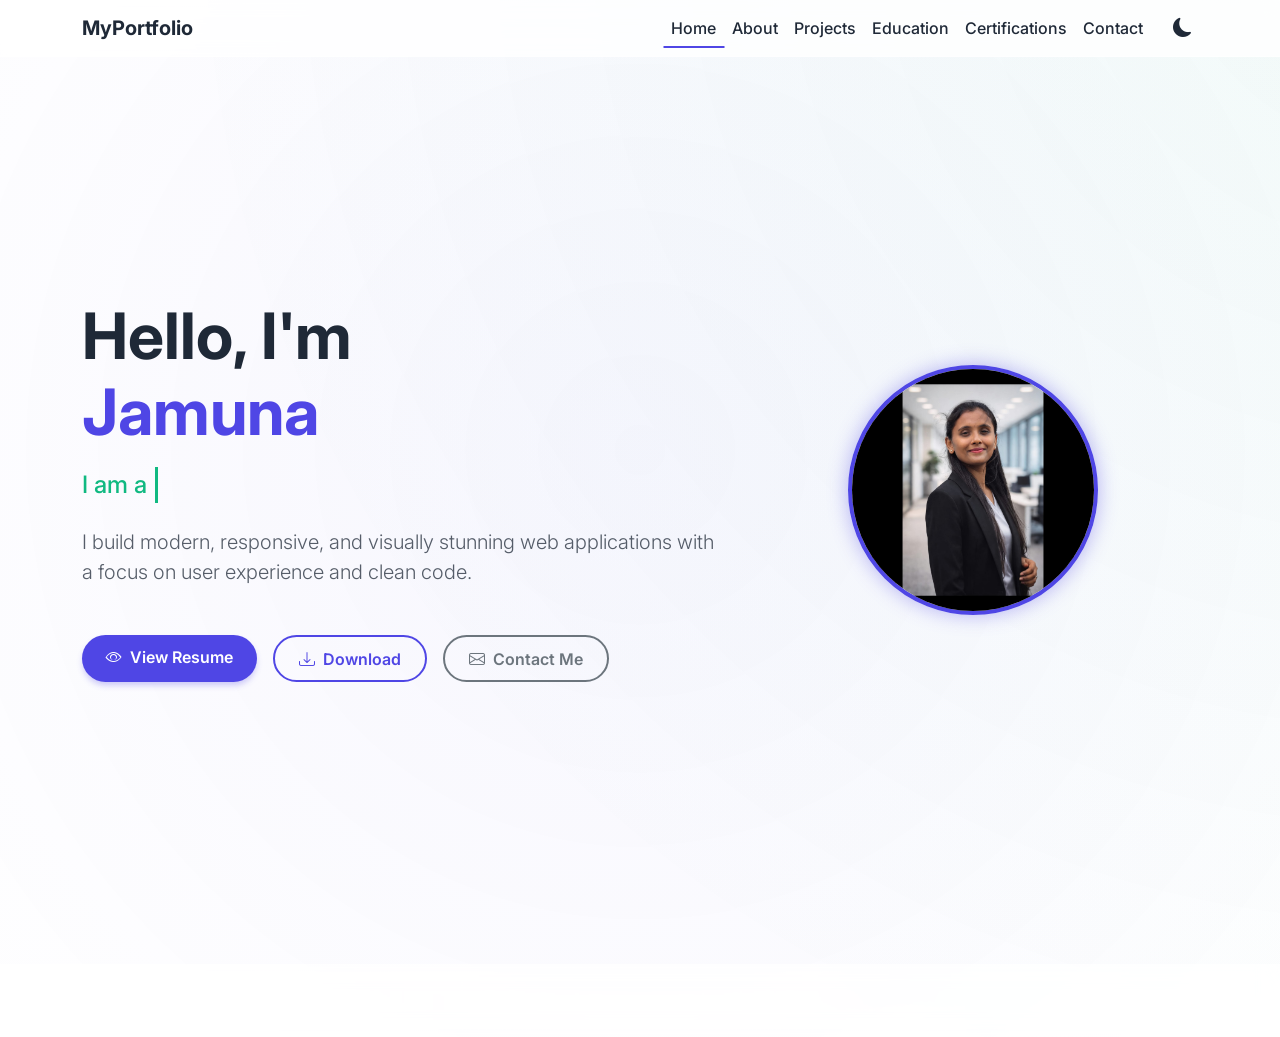
<file: index.html>
<!DOCTYPE html>
<html lang="en" data-theme="light">
<head>
    <meta charset="UTF-8">
    <meta name="viewport" content="width=device-width, initial-scale=1.0">
    <title>Portfolio - Home</title>
    <!-- Google Fonts -->
    <link href="https://fonts.googleapis.com/css2?family=Inter:wght@300;400;500;600;700&display=swap" rel="stylesheet">
    <!-- Bootstrap CSS -->
    <link href="https://cdn.jsdelivr.net/npm/bootstrap@5.3.2/dist/css/bootstrap.min.css" rel="stylesheet">
    <!-- Bootstrap Icons -->
    <link rel="stylesheet" href="https://cdn.jsdelivr.net/npm/bootstrap-icons@1.11.1/font/bootstrap-icons.css">
    <!-- AOS Animation CSS -->
    <link href="https://unpkg.com/aos@2.3.1/dist/aos.css" rel="stylesheet">
    <!-- Custom CSS -->
    <link rel="stylesheet" href="css/style.css">
    <style>
      .cursor {
        display: inline-block;
        width: 3px;
        background-color: var(--secondary-color);
        margin-left: 0.1rem;
        animation: blink 1s infinite;
      }
      .cursor.typing {
        animation: none;
      }
      @keyframes blink {
        0%  { background-color: var(--secondary-color); }
        49% { background-color: var(--secondary-color); }
        50% { background-color: transparent; }
        99% { background-color: transparent; }
        100%  { background-color: var(--secondary-color); }
      }
    </style>
</head>
<body>

    <!-- Preloader -->
    <div id="preloader">
        <div class="spinner"></div>
    </div>

    <!-- Navbar -->
    <nav class="navbar navbar-expand-lg fixed-top">
        <div class="container">
            <a class="navbar-brand" href="index.html">MyPortfolio</a>
            <button class="navbar-toggler" type="button" data-bs-toggle="collapse" data-bs-target="#navbarNav" aria-controls="navbarNav" aria-expanded="false" aria-label="Toggle navigation">
                <span class="navbar-toggler-icon"></span>
            </button>
            <div class="collapse navbar-collapse" id="navbarNav">
                <ul class="navbar-nav ms-auto mb-2 mb-lg-0 align-items-center">
                    <li class="nav-item">
                        <a class="nav-link" href="index.html">Home</a>
                    </li>
                    <li class="nav-item">
                        <a class="nav-link" href="pages/about.html">About</a>
                    </li>
                    <li class="nav-item">
                        <a class="nav-link" href="pages/projects.html">Projects</a>
                    </li>
                    <li class="nav-item">
                        <a class="nav-link" href="pages/education.html">Education</a>
                    </li>
                    <li class="nav-item">
                        <a class="nav-link" href="pages/certifications.html">Certifications</a>
                    </li>
                    <li class="nav-item">
                        <a class="nav-link" href="pages/contact.html">Contact</a>
                    </li>
                    <li class="nav-item ms-lg-3 mt-2 mt-lg-0">
                        <button id="theme-toggle" class="theme-toggle-btn" aria-label="Toggle Theme">
                            <i class="bi bi-moon-fill"></i>
                        </button>
                    </li>
                </ul>
            </div>
        </div>
    </nav>

    <!-- Hero Section -->
    <section class="hero-section" id="home">
        <div class="container">
            <div class="row align-items-center flex-column-reverse flex-md-row">
                <div class="col-md-7 text-center text-md-start mt-5 mt-md-0" data-aos="fade-right">
                    <h1 class="display-3 fw-bold mb-3">Hello, I'm <br><span style="color: var(--primary-color);">Jamuna</span></h1>
                    <div class="typing-text mb-4">
                        I am a <span class="typed-text"></span><span class="cursor">&nbsp;</span>
                    </div>
                    <p class="lead mb-5 opacity-75">I build modern, responsive, and visually stunning web applications with a focus on user experience and clean code.</p>
                    
                    <div class="d-flex flex-wrap justify-content-center justify-content-md-start gap-3">
                        <a href="resume/Jamuna resume .docx" target="_blank" class="btn btn-primary-custom">
                            <i class="bi bi-eye me-2"></i>View Resume
                        </a>
                        <a href="resume/Jamuna resume .docx" download class="btn btn-outline-custom">
                            <i class="bi bi-download me-2"></i>Download
                        </a>
                        <a href="pages/contact.html" class="btn btn-outline-custom border-secondary text-secondary">
                            <i class="bi bi-envelope me-2"></i>Contact Me
                        </a>
                    </div>
                </div>
                <div class="col-md-5 mb-4 mb-md-0" data-aos="fade-left">
                    <div class="profile-img-container">
                        <img src="images/profile photo.jpeg" alt="Profile Photo" class="profile-img" onerror="this.src='https://via.placeholder.com/250'">
                    </div>
                </div>
            </div>
        </div>
    </section>

    <!-- Footer -->
    <footer>
        <div class="container">
            <p class="mb-0 opacity-75">&copy; 2026 Jamuna. All rights reserved.</p>
        </div>
    </footer>

    <!-- Bootstrap JS Bundle with Popper -->
    <script src="https://cdn.jsdelivr.net/npm/bootstrap@5.3.2/dist/js/bootstrap.bundle.min.js"></script>
    <!-- AOS Animation JS -->
    <script src="https://unpkg.com/aos@2.3.1/dist/aos.js"></script>
    <!-- Custom JS -->
    <script src="js/script.js"></script>
</body>
</html>
</file>
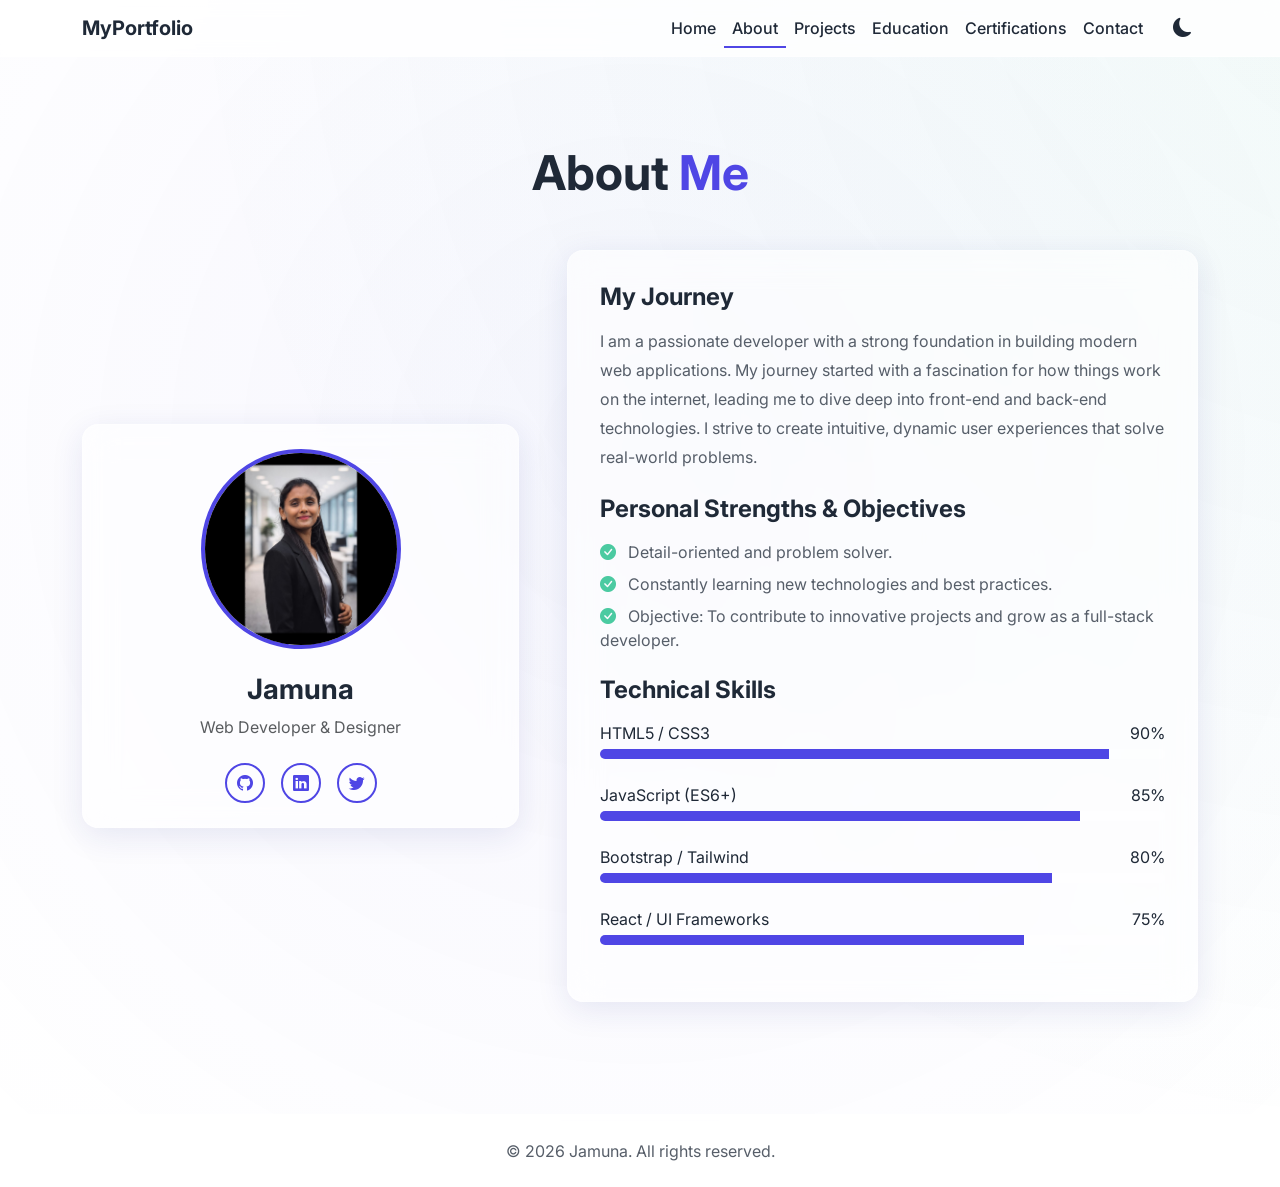
<file: pages/about.html>
<!DOCTYPE html>
<html lang="en" data-theme="light">
<head>
    <meta charset="UTF-8">
    <meta name="viewport" content="width=device-width, initial-scale=1.0">
    <title>Portfolio - About</title>
    <!-- Google Fonts -->
    <link href="https://fonts.googleapis.com/css2?family=Inter:wght@300;400;500;600;700&display=swap" rel="stylesheet">
    <!-- Bootstrap CSS -->
    <link href="https://cdn.jsdelivr.net/npm/bootstrap@5.3.2/dist/css/bootstrap.min.css" rel="stylesheet">
    <!-- Bootstrap Icons -->
    <link rel="stylesheet" href="https://cdn.jsdelivr.net/npm/bootstrap-icons@1.11.1/font/bootstrap-icons.css">
    <!-- AOS Animation CSS -->
    <link href="https://unpkg.com/aos@2.3.1/dist/aos.css" rel="stylesheet">
    <!-- Custom CSS -->
    <link rel="stylesheet" href="../css/style.css">
</head>
<body>

    <!-- Preloader -->
    <div id="preloader">
        <div class="spinner"></div>
    </div>

    <!-- Navbar -->
    <nav class="navbar navbar-expand-lg fixed-top">
        <div class="container">
            <a class="navbar-brand" href="../index.html">MyPortfolio</a>
            <button class="navbar-toggler" type="button" data-bs-toggle="collapse" data-bs-target="#navbarNav" aria-controls="navbarNav" aria-expanded="false" aria-label="Toggle navigation">
                <span class="navbar-toggler-icon"></span>
            </button>
            <div class="collapse navbar-collapse" id="navbarNav">
                <ul class="navbar-nav ms-auto mb-2 mb-lg-0 align-items-center">
                    <li class="nav-item">
                        <a class="nav-link" href="../index.html">Home</a>
                    </li>
                    <li class="nav-item">
                        <a class="nav-link" href="about.html">About</a>
                    </li>
                    <li class="nav-item">
                        <a class="nav-link" href="projects.html">Projects</a>
                    </li>
                    <li class="nav-item">
                        <a class="nav-link" href="education.html">Education</a>
                    </li>
                    <li class="nav-item">
                        <a class="nav-link" href="certifications.html">Certifications</a>
                    </li>
                    <li class="nav-item">
                        <a class="nav-link" href="contact.html">Contact</a>
                    </li>
                    <li class="nav-item ms-lg-3 mt-2 mt-lg-0">
                        <button id="theme-toggle" class="theme-toggle-btn" aria-label="Toggle Theme">
                            <i class="bi bi-moon-fill"></i>
                        </button>
                    </li>
                </ul>
            </div>
        </div>
    </nav>

    <!-- About Section -->
    <section class="py-5 mt-5" id="about">
        <div class="container mt-5">
            <h2 class="text-center mb-5 display-5 fw-bold" data-aos="fade-up">About <span style="color: var(--primary-color);">Me</span></h2>
            
            <div class="row align-items-center g-5">
                <div class="col-lg-5" data-aos="fade-right">
                    <div class="glass-card text-center p-4">
                        <img src="../images/profile photo.jpeg" alt="Profile Photo" class="img-fluid rounded-circle mb-4" style="max-width: 200px; border: 4px solid var(--primary-color);" onerror="this.src='https://via.placeholder.com/200'">
                        <h3 class="mb-2">Jamuna</h3>
                        <p class="text-muted mb-4">Web Developer & Designer</p>
                        <div class="d-flex justify-content-center gap-3">
                            <a href="#" class="btn btn-outline-custom rounded-circle p-2" style="width: 40px; height: 40px; display: flex; align-items: center; justify-content: center;"><i class="bi bi-github"></i></a>
                            <a href="#" class="btn btn-outline-custom rounded-circle p-2" style="width: 40px; height: 40px; display: flex; align-items: center; justify-content: center;"><i class="bi bi-linkedin"></i></a>
                            <a href="#" class="btn btn-outline-custom rounded-circle p-2" style="width: 40px; height: 40px; display: flex; align-items: center; justify-content: center;"><i class="bi bi-twitter"></i></a>
                        </div>
                    </div>
                </div>
                
                <div class="col-lg-7" data-aos="fade-left">
                    <div class="glass-card">
                        <h4 class="mb-3">My Journey</h4>
                        <p class="mb-4 opacity-75" style="line-height: 1.8;">
                            I am a passionate developer with a strong foundation in building modern web applications. My journey started with a fascination for how things work on the internet, leading me to dive deep into front-end and back-end technologies. I strive to create intuitive, dynamic user experiences that solve real-world problems.
                        </p>
                        
                        <h4 class="mb-3">Personal Strengths & Objectives</h4>
                        <ul class="list-unstyled mb-4 opacity-75">
                            <li class="mb-2"><i class="bi bi-check-circle-fill me-2" style="color: var(--secondary-color);"></i> Detail-oriented and problem solver.</li>
                            <li class="mb-2"><i class="bi bi-check-circle-fill me-2" style="color: var(--secondary-color);"></i> Constantly learning new technologies and best practices.</li>
                            <li class="mb-2"><i class="bi bi-check-circle-fill me-2" style="color: var(--secondary-color);"></i> Objective: To contribute to innovative projects and grow as a full-stack developer.</li>
                        </ul>

                        <h4 class="mb-3">Technical Skills</h4>
                        
                        <div class="mb-3">
                            <div class="d-flex justify-content-between mb-1">
                                <span>HTML5 / CSS3</span>
                                <span>90%</span>
                            </div>
                            <div class="progress">
                                <div class="progress-bar" role="progressbar" style="width: 90%;" aria-valuenow="90" aria-valuemin="0" aria-valuemax="100"></div>
                            </div>
                        </div>

                        <div class="mb-3">
                            <div class="d-flex justify-content-between mb-1">
                                <span>JavaScript (ES6+)</span>
                                <span>85%</span>
                            </div>
                            <div class="progress">
                                <div class="progress-bar" role="progressbar" style="width: 85%;" aria-valuenow="85" aria-valuemin="0" aria-valuemax="100"></div>
                            </div>
                        </div>

                        <div class="mb-3">
                            <div class="d-flex justify-content-between mb-1">
                                <span>Bootstrap / Tailwind</span>
                                <span>80%</span>
                            </div>
                            <div class="progress">
                                <div class="progress-bar" role="progressbar" style="width: 80%;" aria-valuenow="80" aria-valuemin="0" aria-valuemax="100"></div>
                            </div>
                        </div>

                        <div class="mb-0">
                            <div class="d-flex justify-content-between mb-1">
                                <span>React / UI Frameworks</span>
                                <span>75%</span>
                            </div>
                            <div class="progress">
                                <div class="progress-bar" role="progressbar" style="width: 75%;" aria-valuenow="75" aria-valuemin="0" aria-valuemax="100"></div>
                            </div>
                        </div>

                    </div>
                </div>
            </div>
        </div>
    </section>

    <!-- Footer -->
    <footer>
        <div class="container">
            <p class="mb-0 opacity-75">&copy; 2026 Jamuna. All rights reserved.</p>
        </div>
    </footer>

    <!-- Bootstrap JS Bundle with Popper -->
    <script src="https://cdn.jsdelivr.net/npm/bootstrap@5.3.2/dist/js/bootstrap.bundle.min.js"></script>
    <!-- AOS Animation JS -->
    <script src="https://unpkg.com/aos@2.3.1/dist/aos.js"></script>
    <!-- Custom JS -->
    <script src="../js/script.js"></script>
</body>
</html>
</file>
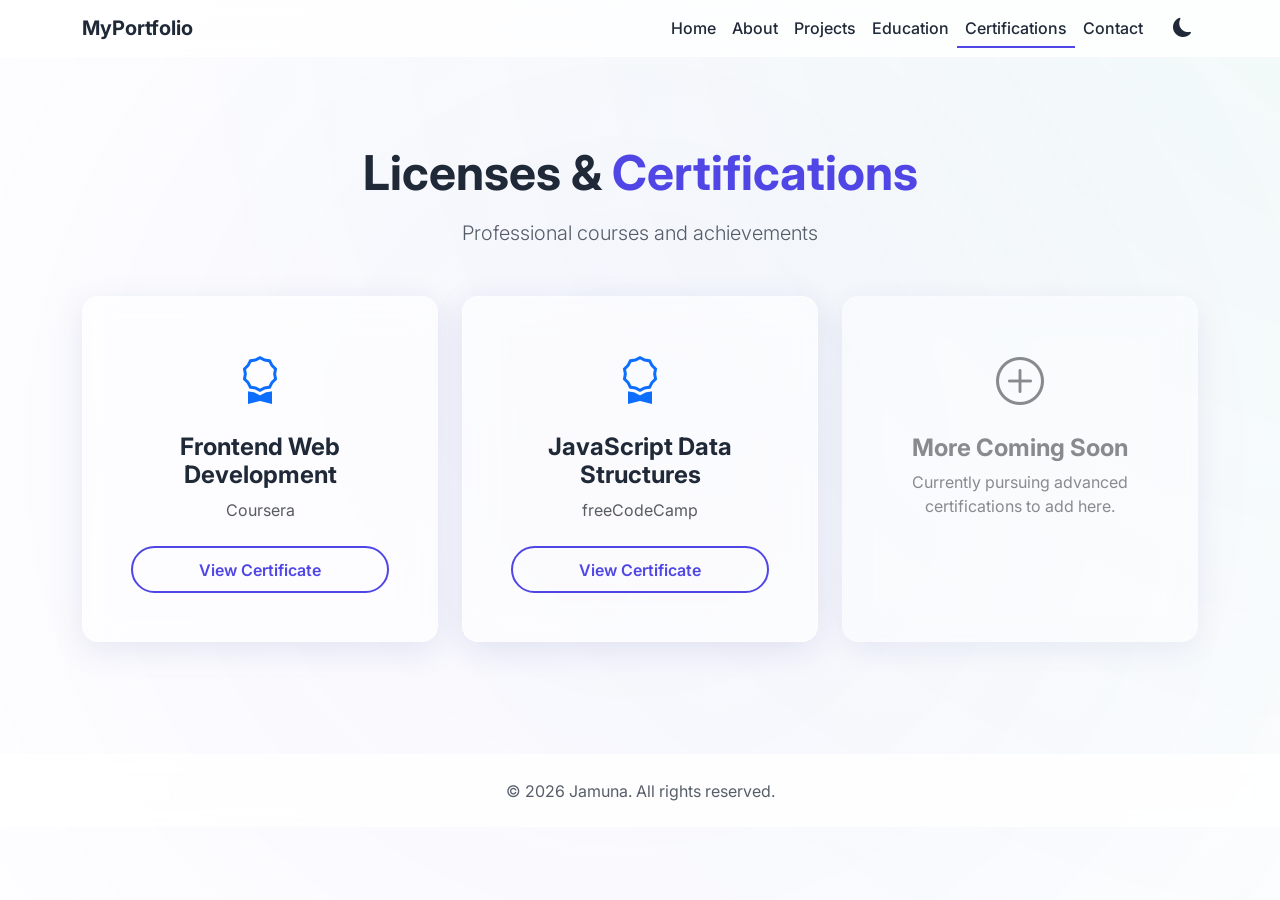
<file: pages/certifications.html>
<!DOCTYPE html>
<html lang="en" data-theme="light">
<head>
    <meta charset="UTF-8">
    <meta name="viewport" content="width=device-width, initial-scale=1.0">
    <title>Portfolio - Certifications</title>
    <!-- Google Fonts -->
    <link href="https://fonts.googleapis.com/css2?family=Inter:wght@300;400;500;600;700&display=swap" rel="stylesheet">
    <!-- Bootstrap CSS -->
    <link href="https://cdn.jsdelivr.net/npm/bootstrap@5.3.2/dist/css/bootstrap.min.css" rel="stylesheet">
    <!-- Bootstrap Icons -->
    <link rel="stylesheet" href="https://cdn.jsdelivr.net/npm/bootstrap-icons@1.11.1/font/bootstrap-icons.css">
    <!-- AOS Animation CSS -->
    <link href="https://unpkg.com/aos@2.3.1/dist/aos.css" rel="stylesheet">
    <!-- Custom CSS -->
    <link rel="stylesheet" href="../css/style.css">
</head>
<body>

    <!-- Preloader -->
    <div id="preloader">
        <div class="spinner"></div>
    </div>

    <!-- Navbar -->
    <nav class="navbar navbar-expand-lg fixed-top">
        <div class="container">
            <a class="navbar-brand" href="../index.html">MyPortfolio</a>
            <button class="navbar-toggler" type="button" data-bs-toggle="collapse" data-bs-target="#navbarNav" aria-controls="navbarNav" aria-expanded="false" aria-label="Toggle navigation">
                <span class="navbar-toggler-icon"></span>
            </button>
            <div class="collapse navbar-collapse" id="navbarNav">
                <ul class="navbar-nav ms-auto mb-2 mb-lg-0 align-items-center">
                    <li class="nav-item">
                        <a class="nav-link" href="../index.html">Home</a>
                    </li>
                    <li class="nav-item">
                        <a class="nav-link" href="about.html">About</a>
                    </li>
                    <li class="nav-item">
                        <a class="nav-link" href="projects.html">Projects</a>
                    </li>
                    <li class="nav-item">
                        <a class="nav-link" href="education.html">Education</a>
                    </li>
                    <li class="nav-item">
                        <a class="nav-link" href="certifications.html">Certifications</a>
                    </li>
                    <li class="nav-item">
                        <a class="nav-link" href="contact.html">Contact</a>
                    </li>
                    <li class="nav-item ms-lg-3 mt-2 mt-lg-0">
                        <button id="theme-toggle" class="theme-toggle-btn" aria-label="Toggle Theme">
                            <i class="bi bi-moon-fill"></i>
                        </button>
                    </li>
                </ul>
            </div>
        </div>
    </nav>

    <!-- Certifications Section -->
    <section class="py-5 mt-5" id="certifications">
        <div class="container mt-5">
            <div class="text-center mb-5" data-aos="fade-up">
                <h2 class="display-5 fw-bold">Licenses & <span style="color: var(--primary-color);">Certifications</span></h2>
                <p class="lead opacity-75">Professional courses and achievements</p>
            </div>
            
            <div class="row g-4">
                
                <!-- Certificate 1 -->
                <div class="col-md-6 col-lg-4" data-aos="fade-up" data-aos-delay="100">
                    <div class="glass-card text-center h-100 d-flex flex-column align-items-center justify-content-center p-5">
                        <i class="bi bi-award text-primary mb-3" style="font-size: 3rem;"></i>
                        <h4 class="mb-2">Frontend Web Development</h4>
                        <p class="text-muted mb-4 flex-grow-1">Coursera</p>
                        <!-- Button trigger modal -->
                        <button type="button" class="btn btn-outline-custom mt-auto w-100" data-bs-toggle="modal" data-bs-target="#certModal1">
                            View Certificate
                        </button>
                    </div>
                </div>

                <!-- Certificate 2 -->
                <div class="col-md-6 col-lg-4" data-aos="fade-up" data-aos-delay="200">
                    <div class="glass-card text-center h-100 d-flex flex-column align-items-center justify-content-center p-5">
                        <i class="bi bi-award text-primary mb-3" style="font-size: 3rem;"></i>
                        <h4 class="mb-2">JavaScript Data Structures</h4>
                        <p class="text-muted mb-4 flex-grow-1">freeCodeCamp</p>
                        <button type="button" class="btn btn-outline-custom mt-auto w-100" data-bs-toggle="modal" data-bs-target="#certModal2">
                            View Certificate
                        </button>
                    </div>
                </div>

                <!-- Future Certificate Placeholder -->
                <div class="col-md-6 col-lg-4" data-aos="fade-up" data-aos-delay="300">
                    <div class="glass-card text-center h-100 d-flex flex-column align-items-center justify-content-center p-5" style="border: 2px dashed var(--glass-border); opacity: 0.7;">
                        <i class="bi bi-plus-circle text-muted mb-3" style="font-size: 3rem;"></i>
                        <h4 class="mb-2 text-muted">More Coming Soon</h4>
                        <p class="text-muted mb-0 flex-grow-1">Currently pursuing advanced certifications to add here.</p>
                    </div>
                </div>

            </div>
        </div>
    </section>

    <!-- Modals for Certificates -->
    <!-- Modal 1 -->
    <div class="modal fade" id="certModal1" tabindex="-1" aria-labelledby="certModal1Label" aria-hidden="true">
        <div class="modal-dialog modal-dialog-centered modal-lg">
            <div class="modal-content" style="background-color: var(--bg-color); color: var(--text-color); border: 1px solid var(--glass-border);">
                <div class="modal-header border-bottom-0">
                    <h5 class="modal-title" id="certModal1Label">Frontend Web Development</h5>
                    <button type="button" class="btn-close" data-bs-dismiss="modal" aria-label="Close" style="filter: var(--bs-btn-close-color);"></button>
                </div>
                <div class="modal-body text-center p-4">
                    <div class="p-5" style="border: 10px solid var(--primary-color); background: rgba(79, 70, 229, 0.05);">
                        <h2 class="mb-4">Certificate of Completion</h2>
                        <h3 class="text-primary mb-4">Jamuna</h3>
                        <p class="lead mb-4">has successfully completed</p>
                        <h4 class="mb-5">Frontend Web Development</h4>
                        <p class="text-muted">Issued by: Coursera</p>
                    </div>
                </div>
            </div>
        </div>
    </div>

    <!-- Modal 2 -->
    <div class="modal fade" id="certModal2" tabindex="-1" aria-labelledby="certModal2Label" aria-hidden="true">
        <div class="modal-dialog modal-dialog-centered modal-lg">
            <div class="modal-content" style="background-color: var(--bg-color); color: var(--text-color); border: 1px solid var(--glass-border);">
                <div class="modal-header border-bottom-0">
                    <h5 class="modal-title" id="certModal2Label">JavaScript Data Structures</h5>
                    <button type="button" class="btn-close" data-bs-dismiss="modal" aria-label="Close" style="filter: var(--bs-btn-close-color);"></button>
                </div>
                <div class="modal-body text-center p-4">
                    <div class="p-5" style="border: 10px solid var(--primary-color); background: rgba(79, 70, 229, 0.05);">
                        <h2 class="mb-4">Certificate of Completion</h2>
                        <h3 class="text-primary mb-4">Jamuna</h3>
                        <p class="lead mb-4">has successfully completed</p>
                        <h4 class="mb-5">JavaScript Data Structures</h4>
                        <p class="text-muted">Issued by: freeCodeCamp</p>
                    </div>
                </div>
            </div>
        </div>
    </div>

    <!-- Footer -->
    <footer>
        <div class="container">
            <p class="mb-0 opacity-75">&copy; 2026 Jamuna. All rights reserved.</p>
        </div>
    </footer>

    <!-- Bootstrap JS Bundle with Popper -->
    <script src="https://cdn.jsdelivr.net/npm/bootstrap@5.3.2/dist/js/bootstrap.bundle.min.js"></script>
    <!-- AOS Animation JS -->
    <script src="https://unpkg.com/aos@2.3.1/dist/aos.js"></script>
    <!-- Custom JS -->
    <script src="../js/script.js"></script>
</body>
</html>
</file>
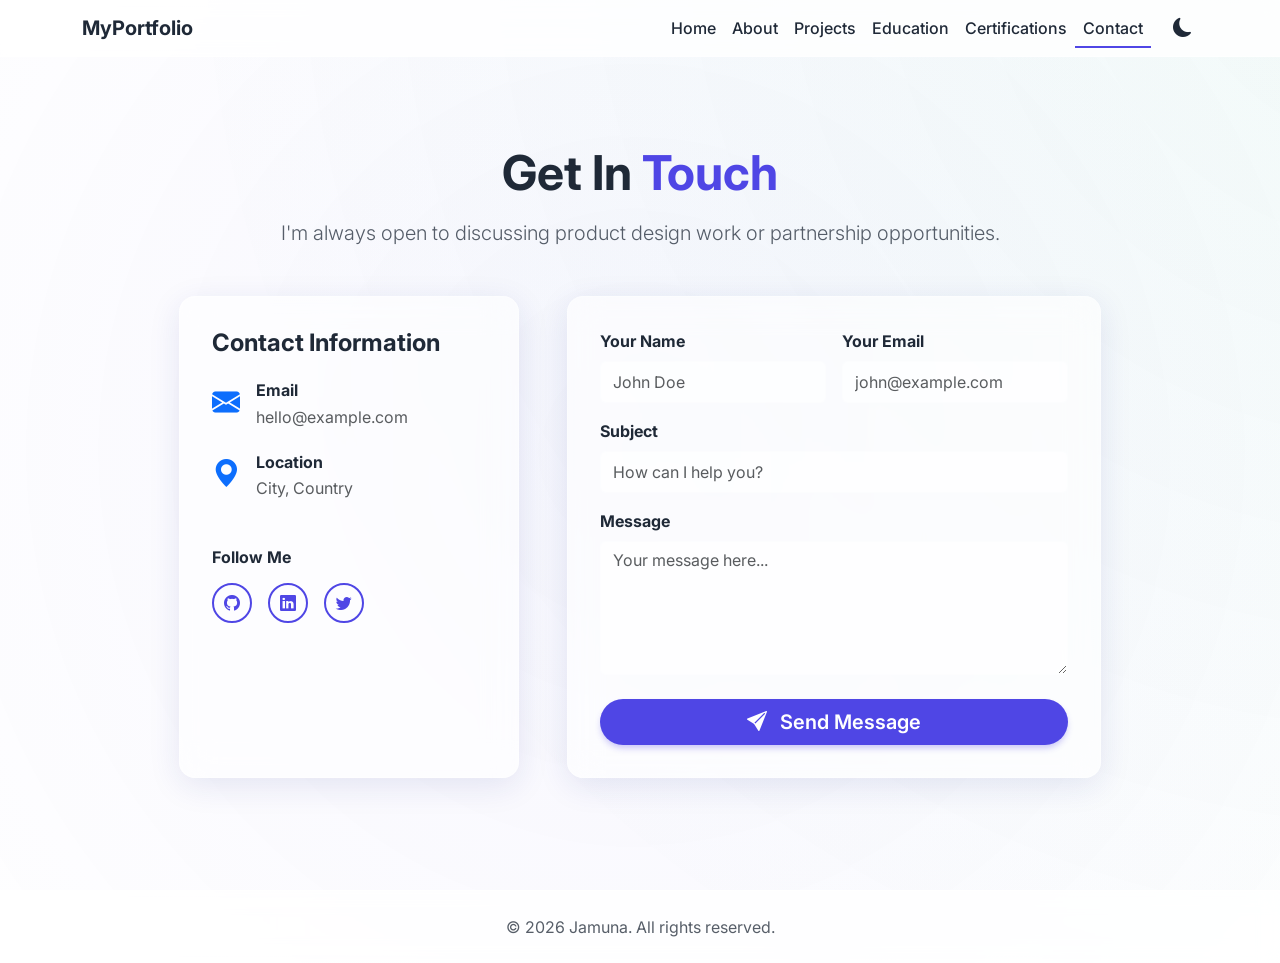
<file: pages/contact.html>
<!DOCTYPE html>
<html lang="en" data-theme="light">
<head>
    <meta charset="UTF-8">
    <meta name="viewport" content="width=device-width, initial-scale=1.0">
    <title>Portfolio - Contact</title>
    <!-- Google Fonts -->
    <link href="https://fonts.googleapis.com/css2?family=Inter:wght@300;400;500;600;700&display=swap" rel="stylesheet">
    <!-- Bootstrap CSS -->
    <link href="https://cdn.jsdelivr.net/npm/bootstrap@5.3.2/dist/css/bootstrap.min.css" rel="stylesheet">
    <!-- Bootstrap Icons -->
    <link rel="stylesheet" href="https://cdn.jsdelivr.net/npm/bootstrap-icons@1.11.1/font/bootstrap-icons.css">
    <!-- AOS Animation CSS -->
    <link href="https://unpkg.com/aos@2.3.1/dist/aos.css" rel="stylesheet">
    <!-- Custom CSS -->
    <link rel="stylesheet" href="../css/style.css">
</head>
<body>

    <!-- Preloader -->
    <div id="preloader">
        <div class="spinner"></div>
    </div>

    <!-- Navbar -->
    <nav class="navbar navbar-expand-lg fixed-top">
        <div class="container">
            <a class="navbar-brand" href="../index.html">MyPortfolio</a>
            <button class="navbar-toggler" type="button" data-bs-toggle="collapse" data-bs-target="#navbarNav" aria-controls="navbarNav" aria-expanded="false" aria-label="Toggle navigation">
                <span class="navbar-toggler-icon"></span>
            </button>
            <div class="collapse navbar-collapse" id="navbarNav">
                <ul class="navbar-nav ms-auto mb-2 mb-lg-0 align-items-center">
                    <li class="nav-item">
                        <a class="nav-link" href="../index.html">Home</a>
                    </li>
                    <li class="nav-item">
                        <a class="nav-link" href="about.html">About</a>
                    </li>
                    <li class="nav-item">
                        <a class="nav-link" href="projects.html">Projects</a>
                    </li>
                    <li class="nav-item">
                        <a class="nav-link" href="education.html">Education</a>
                    </li>
                    <li class="nav-item">
                        <a class="nav-link" href="certifications.html">Certifications</a>
                    </li>
                    <li class="nav-item">
                        <a class="nav-link" href="contact.html">Contact</a>
                    </li>
                    <li class="nav-item ms-lg-3 mt-2 mt-lg-0">
                        <button id="theme-toggle" class="theme-toggle-btn" aria-label="Toggle Theme">
                            <i class="bi bi-moon-fill"></i>
                        </button>
                    </li>
                </ul>
            </div>
        </div>
    </nav>

    <!-- Contact Section -->
    <section class="py-5 mt-5" id="contact">
        <div class="container mt-5">
            <div class="text-center mb-5" data-aos="fade-up">
                <h2 class="display-5 fw-bold">Get In <span style="color: var(--primary-color);">Touch</span></h2>
                <p class="lead opacity-75">I'm always open to discussing product design work or partnership opportunities.</p>
            </div>
            
            <div class="row g-5 justify-content-center">
                
                <!-- Contact Info -->
                <div class="col-lg-4" data-aos="fade-right">
                    <div class="glass-card h-100">
                        <h4 class="mb-4">Contact Information</h4>
                        
                        <div class="d-flex align-items-start mb-4">
                            <div class="icon-box me-3">
                                <i class="bi bi-envelope-fill fs-3 text-primary"></i>
                            </div>
                            <div>
                                <h6 class="mb-1">Email</h6>
                                <a href="mailto:hello@example.com" class="text-decoration-none text-muted">hello@example.com</a>
                            </div>
                        </div>

                        <div class="d-flex align-items-start mb-4">
                            <div class="icon-box me-3">
                                <i class="bi bi-geo-alt-fill fs-3 text-primary"></i>
                            </div>
                            <div>
                                <h6 class="mb-1">Location</h6>
                                <p class="text-muted mb-0">City, Country</p>
                            </div>
                        </div>

                        <div class="mt-5">
                            <h6 class="mb-3">Follow Me</h6>
                            <div class="d-flex gap-3">
                                <a href="#" class="btn btn-outline-custom rounded-circle p-2" style="width: 40px; height: 40px; display: flex; align-items: center; justify-content: center;"><i class="bi bi-github"></i></a>
                                <a href="#" class="btn btn-outline-custom rounded-circle p-2" style="width: 40px; height: 40px; display: flex; align-items: center; justify-content: center;"><i class="bi bi-linkedin"></i></a>
                                <a href="#" class="btn btn-outline-custom rounded-circle p-2" style="width: 40px; height: 40px; display: flex; align-items: center; justify-content: center;"><i class="bi bi-twitter"></i></a>
                            </div>
                        </div>
                    </div>
                </div>

                <!-- Contact Form -->
                <div class="col-lg-6" data-aos="fade-left">
                    <div class="glass-card">
                        <form onsubmit="event.preventDefault(); alert('Form submission simulated!');">
                            <div class="row g-3">
                                <div class="col-md-6">
                                    <label for="name" class="form-label fw-bold">Your Name</label>
                                    <input type="text" class="form-control py-2" id="name" placeholder="John Doe" required>
                                </div>
                                <div class="col-md-6">
                                    <label for="email" class="form-label fw-bold">Your Email</label>
                                    <input type="email" class="form-control py-2" id="email" placeholder="john@example.com" required>
                                </div>
                                <div class="col-12">
                                    <label for="subject" class="form-label fw-bold">Subject</label>
                                    <input type="text" class="form-control py-2" id="subject" placeholder="How can I help you?">
                                </div>
                                <div class="col-12">
                                    <label for="message" class="form-label fw-bold">Message</label>
                                    <textarea class="form-control" id="message" rows="5" placeholder="Your message here..." required></textarea>
                                </div>
                                <div class="col-12 mt-4">
                                    <button type="submit" class="btn btn-primary-custom w-100 py-2 fs-5">
                                        <i class="bi bi-send-fill me-2"></i> Send Message
                                    </button>
                                </div>
                            </div>
                        </form>
                    </div>
                </div>

            </div>
        </div>
    </section>

    <!-- Footer -->
    <footer>
        <div class="container">
            <p class="mb-0 opacity-75">&copy; 2026 Jamuna. All rights reserved.</p>
        </div>
    </footer>

    <!-- Bootstrap JS Bundle with Popper -->
    <script src="https://cdn.jsdelivr.net/npm/bootstrap@5.3.2/dist/js/bootstrap.bundle.min.js"></script>
    <!-- AOS Animation JS -->
    <script src="https://unpkg.com/aos@2.3.1/dist/aos.js"></script>
    <!-- Custom JS -->
    <script src="../js/script.js"></script>
</body>
</html>
</file>
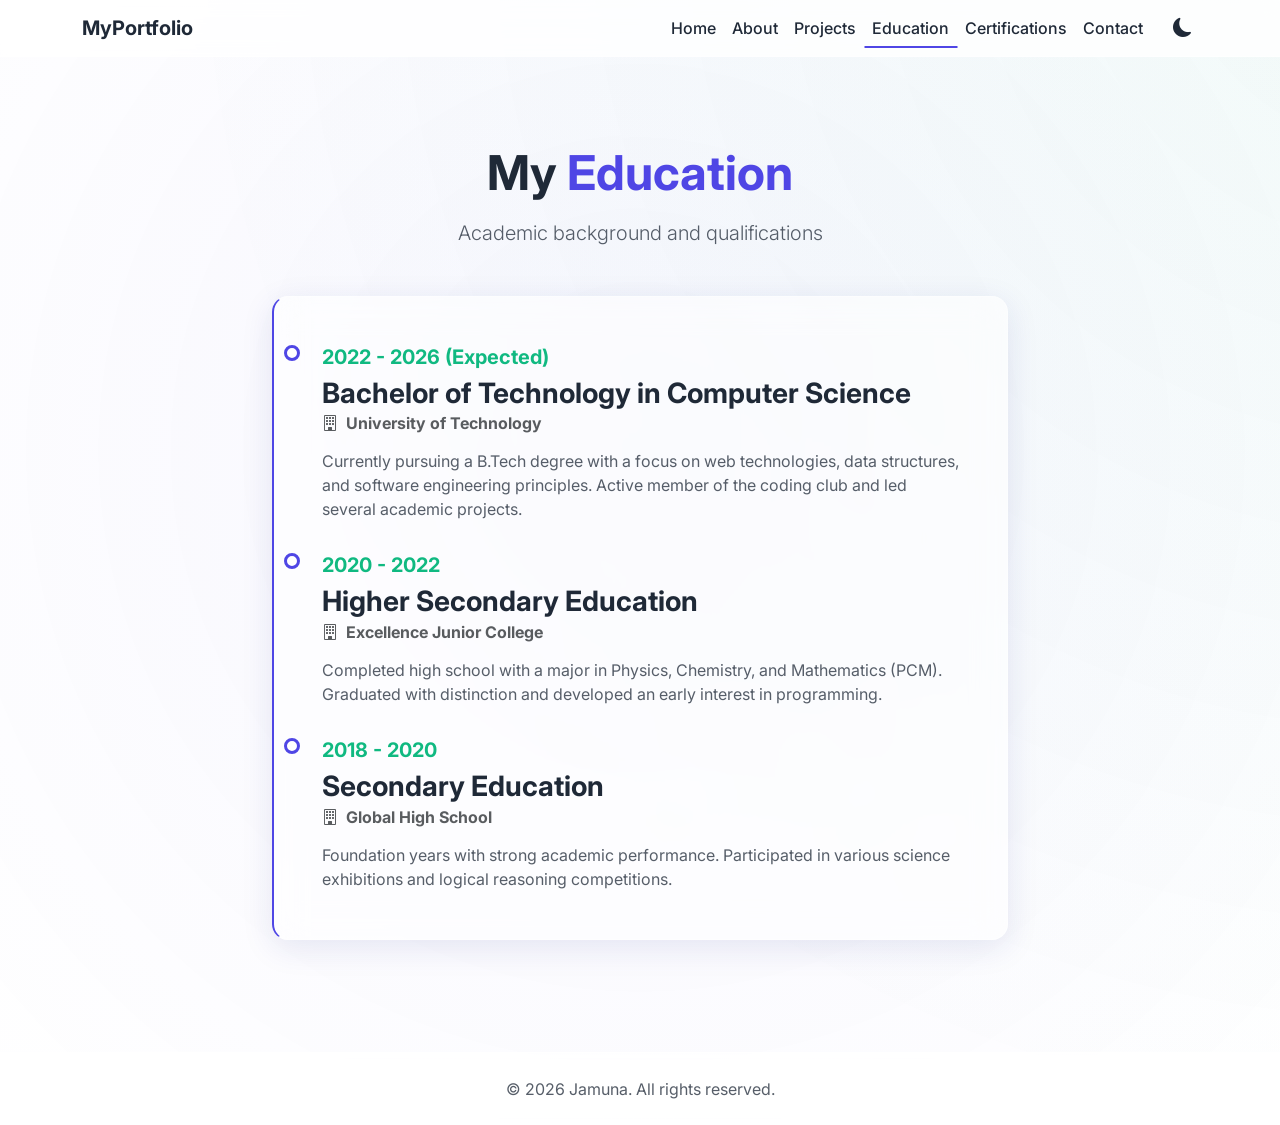
<file: pages/education.html>
<!DOCTYPE html>
<html lang="en" data-theme="light">
<head>
    <meta charset="UTF-8">
    <meta name="viewport" content="width=device-width, initial-scale=1.0">
    <title>Portfolio - Education</title>
    <!-- Google Fonts -->
    <link href="https://fonts.googleapis.com/css2?family=Inter:wght@300;400;500;600;700&display=swap" rel="stylesheet">
    <!-- Bootstrap CSS -->
    <link href="https://cdn.jsdelivr.net/npm/bootstrap@5.3.2/dist/css/bootstrap.min.css" rel="stylesheet">
    <!-- Bootstrap Icons -->
    <link rel="stylesheet" href="https://cdn.jsdelivr.net/npm/bootstrap-icons@1.11.1/font/bootstrap-icons.css">
    <!-- AOS Animation CSS -->
    <link href="https://unpkg.com/aos@2.3.1/dist/aos.css" rel="stylesheet">
    <!-- Custom CSS -->
    <link rel="stylesheet" href="../css/style.css">
</head>
<body>

    <!-- Preloader -->
    <div id="preloader">
        <div class="spinner"></div>
    </div>

    <!-- Navbar -->
    <nav class="navbar navbar-expand-lg fixed-top">
        <div class="container">
            <a class="navbar-brand" href="../index.html">MyPortfolio</a>
            <button class="navbar-toggler" type="button" data-bs-toggle="collapse" data-bs-target="#navbarNav" aria-controls="navbarNav" aria-expanded="false" aria-label="Toggle navigation">
                <span class="navbar-toggler-icon"></span>
            </button>
            <div class="collapse navbar-collapse" id="navbarNav">
                <ul class="navbar-nav ms-auto mb-2 mb-lg-0 align-items-center">
                    <li class="nav-item">
                        <a class="nav-link" href="../index.html">Home</a>
                    </li>
                    <li class="nav-item">
                        <a class="nav-link" href="about.html">About</a>
                    </li>
                    <li class="nav-item">
                        <a class="nav-link" href="projects.html">Projects</a>
                    </li>
                    <li class="nav-item">
                        <a class="nav-link" href="education.html">Education</a>
                    </li>
                    <li class="nav-item">
                        <a class="nav-link" href="certifications.html">Certifications</a>
                    </li>
                    <li class="nav-item">
                        <a class="nav-link" href="contact.html">Contact</a>
                    </li>
                    <li class="nav-item ms-lg-3 mt-2 mt-lg-0">
                        <button id="theme-toggle" class="theme-toggle-btn" aria-label="Toggle Theme">
                            <i class="bi bi-moon-fill"></i>
                        </button>
                    </li>
                </ul>
            </div>
        </div>
    </nav>

    <!-- Education Section -->
    <section class="py-5 mt-5" id="education">
        <div class="container mt-5">
            <div class="text-center mb-5" data-aos="fade-up">
                <h2 class="display-5 fw-bold">My <span style="color: var(--primary-color);">Education</span></h2>
                <p class="lead opacity-75">Academic background and qualifications</p>
            </div>
            
            <div class="row justify-content-center">
                <div class="col-lg-8">
                    <div class="timeline glass-card p-4 p-md-5">
                        
                        <!-- Timeline Item 1 -->
                        <div class="timeline-item" data-aos="fade-up" data-aos-delay="100">
                            <h5 class="timeline-date mb-2">2022 - 2026 (Expected)</h5>
                            <h3 class="mb-1">Bachelor of Technology in Computer Science</h3>
                            <h6 class="text-muted mb-3"><i class="bi bi-building me-2"></i>University of Technology</h6>
                            <p class="opacity-75 mb-0">
                                Currently pursuing a B.Tech degree with a focus on web technologies, data structures, and software engineering principles. Active member of the coding club and led several academic projects.
                            </p>
                        </div>

                        <!-- Timeline Item 2 -->
                        <div class="timeline-item" data-aos="fade-up" data-aos-delay="200">
                            <h5 class="timeline-date mb-2">2020 - 2022</h5>
                            <h3 class="mb-1">Higher Secondary Education</h3>
                            <h6 class="text-muted mb-3"><i class="bi bi-building me-2"></i>Excellence Junior College</h6>
                            <p class="opacity-75 mb-0">
                                Completed high school with a major in Physics, Chemistry, and Mathematics (PCM). Graduated with distinction and developed an early interest in programming.
                            </p>
                        </div>

                        <!-- Timeline Item 3 -->
                        <div class="timeline-item mb-0" data-aos="fade-up" data-aos-delay="300">
                            <h5 class="timeline-date mb-2">2018 - 2020</h5>
                            <h3 class="mb-1">Secondary Education</h3>
                            <h6 class="text-muted mb-3"><i class="bi bi-building me-2"></i>Global High School</h6>
                            <p class="opacity-75 mb-0">
                                Foundation years with strong academic performance. Participated in various science exhibitions and logical reasoning competitions.
                            </p>
                        </div>

                    </div>
                </div>
            </div>
        </div>
    </section>

    <!-- Footer -->
    <footer>
        <div class="container">
            <p class="mb-0 opacity-75">&copy; 2026 Jamuna. All rights reserved.</p>
        </div>
    </footer>

    <!-- Bootstrap JS Bundle with Popper -->
    <script src="https://cdn.jsdelivr.net/npm/bootstrap@5.3.2/dist/js/bootstrap.bundle.min.js"></script>
    <!-- AOS Animation JS -->
    <script src="https://unpkg.com/aos@2.3.1/dist/aos.js"></script>
    <!-- Custom JS -->
    <script src="../js/script.js"></script>
</body>
</html>
</file>
<file: css/style.css>
/* css/style.css */

/* --- Variables & Theming --- */
:root {
  --primary-color: #4f46e5; /* Indigo */
  --secondary-color: #10b981; /* Emerald */
  --bg-color: #ffffff;
  --text-color: #1f2937;
  --nav-bg: rgba(255, 255, 255, 0.8);
  --glass-bg: rgba(255, 255, 255, 0.6);
  --glass-border: rgba(255, 255, 255, 0.3);
  --card-shadow: 0 8px 32px 0 rgba(31, 38, 135, 0.1);
  --transition-speed: 0.3s;
}

[data-theme="dark"] {
  --primary-color: #6366f1;
  --secondary-color: #34d399;
  --bg-color: #111827;
  --text-color: #f9fafb;
  --nav-bg: rgba(17, 24, 39, 0.8);
  --glass-bg: rgba(17, 24, 39, 0.6);
  --glass-border: rgba(255, 255, 255, 0.05);
  --card-shadow: 0 8px 32px 0 rgba(0, 0, 0, 0.3);
}

/* --- Global Styles --- */
html {
  scroll-behavior: smooth;
}

body {
  background-color: var(--bg-color);
  color: var(--text-color);
  font-family: 'Inter', system-ui, -apple-system, sans-serif;
  transition: background-color var(--transition-speed), color var(--transition-speed);
  position: relative;
  overflow-x: hidden;
}

/* Background Animation */
body::before {
  content: "";
  position: fixed;
  top: -50%;
  left: -50%;
  width: 200%;
  height: 200%;
  background: radial-gradient(circle, rgba(79, 70, 229, 0.05) 0%, transparent 60%),
              radial-gradient(circle at 80% 20%, rgba(16, 185, 129, 0.05) 0%, transparent 50%);
  animation: rotateGradient 30s linear infinite;
  z-index: -1;
}

@keyframes rotateGradient {
  0% { transform: rotate(0deg); }
  100% { transform: rotate(360deg); }
}

/* --- Typography --- */
h1, h2, h3, h4, h5, h6 {
  font-weight: 700;
  margin-bottom: 1rem;
}

a {
  text-decoration: none;
  color: var(--primary-color);
  transition: color var(--transition-speed);
}

a:hover {
  color: var(--secondary-color);
}

/* --- Preloader --- */
#preloader {
  position: fixed;
  top: 0;
  left: 0;
  width: 100%;
  height: 100%;
  background-color: var(--bg-color);
  display: flex;
  justify-content: center;
  align-items: center;
  z-index: 9999;
  transition: opacity 0.5s ease;
}

.spinner {
  width: 50px;
  height: 50px;
  border: 5px solid var(--glass-border);
  border-top-color: var(--primary-color);
  border-radius: 50%;
  animation: spin 1s linear infinite;
}

@keyframes spin {
  100% { transform: rotate(360deg); }
}

/* --- Navbar (Glassmorphism) --- */
.navbar {
  background-color: var(--nav-bg) !important;
  backdrop-filter: blur(10px);
  -webkit-backdrop-filter: blur(10px);
  border-bottom: 1px solid var(--glass-border);
  transition: background-color var(--transition-speed);
}

.navbar-brand {
  font-weight: bold;
  color: var(--text-color) !important;
}

.nav-link {
  color: var(--text-color) !important;
  font-weight: 500;
  position: relative;
}

.nav-link::after {
  content: '';
  position: absolute;
  width: 0;
  height: 2px;
  bottom: 0;
  left: 50%;
  background-color: var(--primary-color);
  transition: all 0.3s ease;
  transform: translateX(-50%);
}

.nav-link:hover::after,
.nav-link.active::after {
  width: 100%;
}

.theme-toggle-btn {
  background: transparent;
  border: none;
  color: var(--text-color);
  font-size: 1.2rem;
  cursor: pointer;
  transition: transform 0.3s;
}

.theme-toggle-btn:hover {
  transform: scale(1.1);
}

/* --- UI Components (Glassmorphism Cards) --- */
.glass-card {
  background: var(--glass-bg);
  backdrop-filter: blur(16px);
  -webkit-backdrop-filter: blur(16px);
  border: 1px solid var(--glass-border);
  border-radius: 1rem;
  box-shadow: var(--card-shadow);
  padding: 2rem;
  transition: transform 0.3s ease, box-shadow 0.3s ease, background 0.3s ease;
}

.glass-card:hover {
  transform: translateY(-5px);
  box-shadow: 0 12px 40px 0 rgba(31, 38, 135, 0.15);
}

/* Buttons */
.btn-primary-custom {
  background-color: var(--primary-color);
  color: #fff;
  border: none;
  border-radius: 50px;
  padding: 0.6rem 1.5rem;
  font-weight: 600;
  transition: all 0.3s ease;
  box-shadow: 0 4px 6px -1px rgba(79, 70, 229, 0.3);
}

.btn-primary-custom:hover {
  background-color: var(--secondary-color);
  transform: translateY(-2px);
  box-shadow: 0 10px 15px -3px rgba(16, 185, 129, 0.4);
  color: #fff;
}

.btn-outline-custom {
  background-color: transparent;
  color: var(--primary-color);
  border: 2px solid var(--primary-color);
  border-radius: 50px;
  padding: 0.6rem 1.5rem;
  font-weight: 600;
  transition: all 0.3s ease;
}

.btn-outline-custom:hover {
  background-color: var(--primary-color);
  color: #fff;
}

/* --- Hero Section --- */
.hero-section {
  min-height: 100vh;
  display: flex;
  align-items: center;
  padding-top: 80px; /* Offset for sticky navbar */
}

.profile-img-container {
  position: relative;
  width: 250px;
  height: 250px;
  margin: 0 auto;
}

.profile-img {
  width: 100%;
  height: 100%;
  object-fit: cover;
  border-radius: 50%;
  border: 4px solid var(--primary-color);
  box-shadow: 0 0 20px rgba(79, 70, 229, 0.4);
  transition: transform 0.5s ease;
}

.profile-img-container:hover .profile-img {
  transform: scale(1.05) rotate(2deg);
}

.typing-text {
  font-size: 1.5rem;
  font-weight: 500;
  color: var(--secondary-color);
  min-height: 2rem; /* Reserve space */
}

/* --- Image Hover Zoom (Projects) --- */
.project-img-wrapper {
  overflow: hidden;
  border-radius: 1rem 1rem 0 0;
}

.project-img {
  width: 100%;
  height: 200px;
  object-fit: cover;
  transition: transform 0.5s ease;
}

.glass-card:hover .project-img {
  transform: scale(1.1);
}

/* --- Progress Bars (About) --- */
.progress {
  background-color: var(--glass-border);
  height: 10px;
  border-radius: 5px;
  overflow: hidden;
  margin-bottom: 1.5rem;
}

.progress-bar {
  background-color: var(--primary-color);
}

/* --- Timeline (Education) --- */
.timeline {
  position: relative;
  padding-left: 2rem;
  border-left: 2px solid var(--primary-color);
}

.timeline-item {
  position: relative;
  margin-bottom: 2rem;
}

.timeline-item::before {
  content: '';
  position: absolute;
  left: -2.4rem;
  top: 0;
  width: 16px;
  height: 16px;
  background-color: var(--bg-color);
  border: 3px solid var(--primary-color);
  border-radius: 50%;
}

.timeline-date {
  font-weight: bold;
  color: var(--secondary-color);
}

/* --- Forms --- */
.form-control {
  background-color: var(--glass-bg);
  border: 1px solid var(--glass-border);
  color: var(--text-color);
}

.form-control:focus {
  background-color: var(--glass-bg);
  border-color: var(--primary-color);
  box-shadow: 0 0 0 0.25rem rgba(79, 70, 229, 0.25);
  color: var(--text-color);
}

/* --- Footer --- */
footer {
  background-color: var(--nav-bg);
  backdrop-filter: blur(10px);
  -webkit-backdrop-filter: blur(10px);
  border-top: 1px solid var(--glass-border);
  padding: 1.5rem 0;
  text-align: center;
  margin-top: 4rem;
}

/* Responsive adjustments */
@media (max-width: 768px) {
  .hero-section {
    text-align: center;
  }
}
</file>
